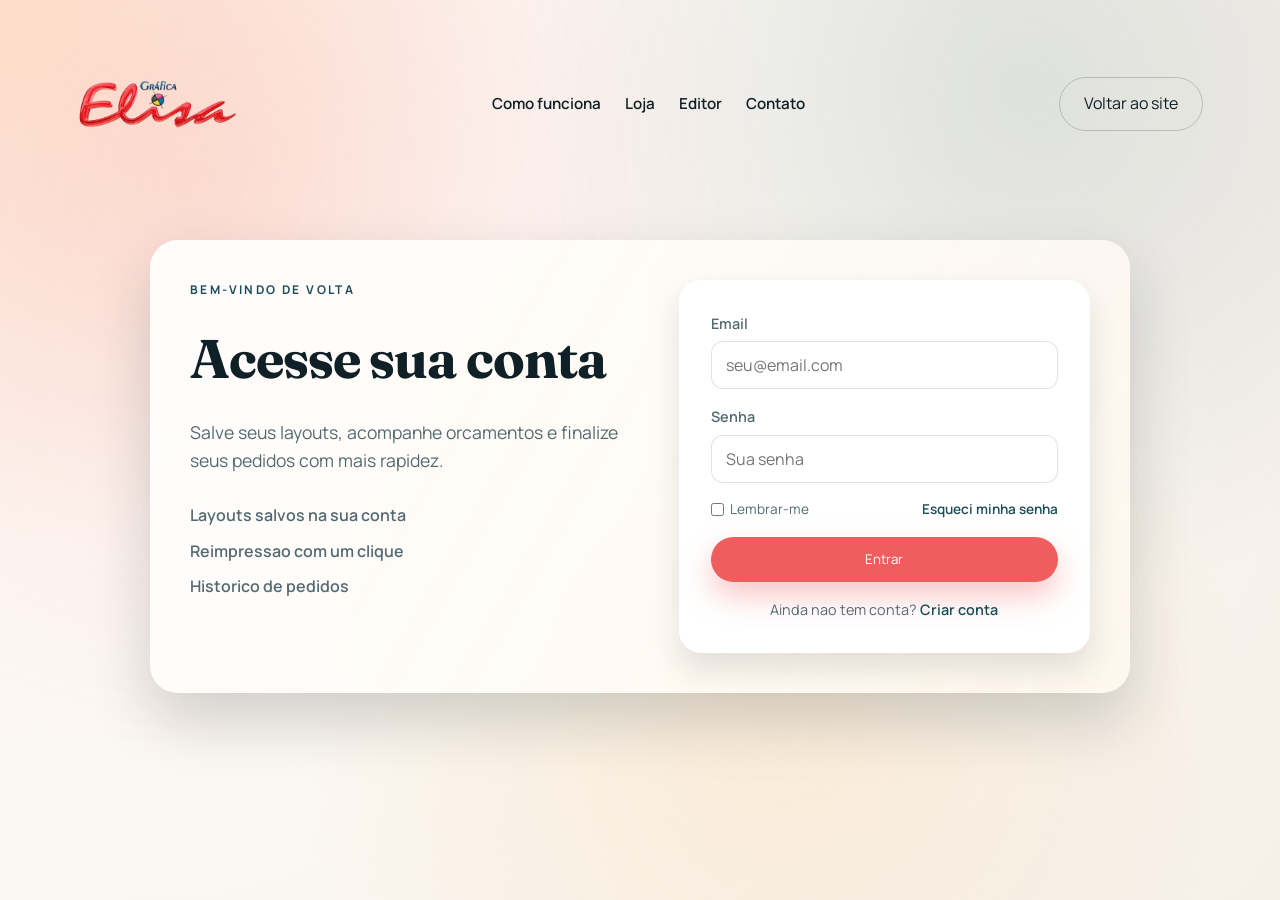
<file: login.html>
<!doctype html>
<html lang="pt-BR">
  <head>
    <meta charset="utf-8" />
    <meta name="viewport" content="width=device-width, initial-scale=1" />
    <title>Login | Gráfica Elisa</title>
    <link rel="stylesheet" href="styles.css" />
    <link rel="preconnect" href="https://fonts.googleapis.com" />
    <link rel="preconnect" href="https://fonts.gstatic.com" crossorigin />
    <link
      href="https://fonts.googleapis.com/css2?family=Fraunces:opsz,wght@9..144,400;9..144,600;9..144,700&family=Manrope:wght@300;400;600;700&display=swap"
      rel="stylesheet"
    />
  </head>
  <body class="auth-page">
    <div class="bg-blobs"></div>

    <header class="site-header">
      <div class="brand">
        <a href="index.html" class="logo-link">
          <img class="logo logo-main" src="logo.png" alt="Gráfica Elisa" />
        </a>
      </div>
      <nav class="site-nav">
        <a href="index.html#como-funciona">Como funciona</a>
        <a href="index.html#loja">Loja</a>
        <a href="index.html#editor">Editor</a>
        <a href="index.html#contato">Contato</a>
      </nav>
      <a class="ghost-btn" href="index.html">Voltar ao site</a>
    </header>

    <main class="auth-wrap">
      <section class="auth-card">
        <div class="auth-side">
          <p class="eyebrow">Bem-vindo de volta</p>
          <h1>Acesse sua conta</h1>
          <p class="lead">
            Salve seus layouts, acompanhe orcamentos e finalize seus pedidos com mais rapidez.
          </p>
          <ul class="auth-benefits">
            <li>Layouts salvos na sua conta</li>
            <li>Reimpressao com um clique</li>
            <li>Historico de pedidos</li>
          </ul>
        </div>

        <form class="auth-form">
          <label class="auth-field">
            <span>Email</span>
            <input type="email" name="email" placeholder="seu@email.com" required />
          </label>
          <label class="auth-field">
            <span>Senha</span>
            <input type="password" name="password" placeholder="Sua senha" required />
          </label>

          <div class="auth-actions">
            <label class="remember">
              <input type="checkbox" name="remember" />
              Lembrar-me
            </label>
            <a href="#" class="link">Esqueci minha senha</a>
          </div>

          <button class="primary-btn" type="submit">Entrar</button>

          <p class="auth-alt">
            Ainda nao tem conta? <a href="#" class="link">Criar conta</a>
          </p>
        </form>
      </section>
    </main>
  </body>
</html>
</file>
<file: styles.css>
:root {
  --ink: #102027;
  --muted: #546a72;
  --accent: #f05d5e;
  --accent-dark: #c13c3d;
  --teal: #1b4d56;
  --sand: #f6f0e9;
  --cream: #fdfaf6;
  --shadow: 0 20px 40px rgba(16, 32, 39, 0.15);
  --radius: 20px;
}

* {
  box-sizing: border-box;
  margin: 0;
  padding: 0;
}

body {
  font-family: "Manrope", "Trebuchet MS", sans-serif;
  color: var(--ink);
  background: radial-gradient(circle at top left, #ffe8d4 0%, #fdfaf6 35%, #f6f0e9 100%);
  min-height: 100vh;
  line-height: 1.6;
}

.bg-blobs {
  position: fixed;
  inset: 0;
  pointer-events: none;
  background:
    radial-gradient(circle at 15% 20%, rgba(240, 93, 94, 0.15), transparent 45%),
    radial-gradient(circle at 80% 10%, rgba(27, 77, 86, 0.12), transparent 40%),
    radial-gradient(circle at 60% 80%, rgba(255, 200, 124, 0.2), transparent 45%);
  z-index: -1;
  animation: drift 18s ease-in-out infinite alternate;
}

@keyframes drift {
  0% {
    filter: blur(0px);
  }
  100% {
    filter: blur(2px);
  }
}

h1,
h2,
h3 {
  font-family: "Fraunces", "Bodoni MT", serif;
  letter-spacing: -0.02em;
}

h1 {
  font-size: clamp(2.4rem, 3vw + 1rem, 3.6rem);
  margin-bottom: 1rem;
}

h2 {
  font-size: clamp(1.8rem, 1.5vw + 1rem, 2.6rem);
  margin-bottom: 1.2rem;
}

p {
  color: var(--muted);
}

a {
  text-decoration: none;
  color: inherit;
}

button {
  font-family: inherit;
  border: none;
  cursor: pointer;
  transition: transform 0.2s ease, box-shadow 0.2s ease;
}

.primary-btn,
.ghost-btn {
  display: inline-flex;
  align-items: center;
  justify-content: center;
  text-decoration: none;
}

.site-header {
  display: flex;
  align-items: center;
  justify-content: space-between;
  padding: 2rem 6vw 1rem;
  gap: 1.5rem;
  flex-wrap: wrap;
}

.brand {
  display: flex;
  align-items: center;
  gap: 1rem;
}

.logo {
  object-fit: contain;
}

.logo-main {
  width: 160px;
  height: 160px;
}

.footer-logo {
  width: 120px;
  height: 120px;
  object-fit: contain;
  margin-bottom: 1rem;
}

.brand-name {
  font-weight: 700;
  color: var(--ink);
}

.brand-tag {
  font-size: 0.85rem;
}

.site-nav {
  display: flex;
  gap: 1.5rem;
  flex-wrap: wrap;
  font-weight: 600;
}

.primary-btn {
  background: var(--accent);
  color: #fff;
  padding: 0.85rem 1.6rem;
  border-radius: 999px;
  box-shadow: 0 14px 30px rgba(240, 93, 94, 0.35);
}

.primary-btn:hover {
  transform: translateY(-2px);
  box-shadow: 0 18px 36px rgba(240, 93, 94, 0.4);
}

.ghost-btn {
  background: transparent;
  border: 1px solid rgba(16, 32, 39, 0.2);
  color: var(--ink);
  padding: 0.8rem 1.5rem;
  border-radius: 999px;
}

.small {
  padding: 0.6rem 1.2rem;
  font-size: 0.9rem;
}

.hero {
  display: grid;
  grid-template-columns: repeat(auto-fit, minmax(280px, 1fr));
  gap: 2rem;
  padding: 2rem 6vw 4rem;
  align-items: center;
}

.eyebrow {
  text-transform: uppercase;
  letter-spacing: 0.2em;
  font-size: 0.75rem;
  color: var(--teal);
  font-weight: 700;
  margin-bottom: 1rem;
}

.lead {
  font-size: 1.1rem;
  margin-bottom: 1.8rem;
}

.hero-actions {
  display: flex;
  gap: 1rem;
  flex-wrap: wrap;
  margin-bottom: 2rem;
}

.hero-note {
  display: flex;
  gap: 1rem;
  flex-wrap: wrap;
  font-size: 0.9rem;
  color: var(--muted);
}

.hero-visual {
  display: grid;
  place-items: center;
  gap: 1.5rem;
}

.mock-card {
  background: #fff;
  border-radius: var(--radius);
  box-shadow: var(--shadow);
  width: min(340px, 80vw);
  overflow: hidden;
}

.mock-top {
  height: 80px;
  background: linear-gradient(120deg, var(--teal), #3f7a84);
}

.mock-body {
  padding: 1.5rem;
}

.mock-body p {
  font-weight: 600;
  color: var(--ink);
  margin-bottom: 0.5rem;
}

.mock-stack {
  display: flex;
  gap: 0.6rem;
}

.mock-stack div {
  width: 60px;
  height: 80px;
  border-radius: 12px;
  background: #fff;
  box-shadow: 0 10px 20px rgba(16, 32, 39, 0.12);
}

.section {
  padding: 3.5rem 6vw;
}

.steps,
.choice-grid,
.note-grid,
.faq-grid {
  display: grid;
  grid-template-columns: repeat(auto-fit, minmax(220px, 1fr));
  gap: 1.5rem;
}

.steps article,
.choice-grid article,
.note-grid article,
.faq-grid article {
  background: var(--cream);
  border-radius: var(--radius);
  padding: 1.5rem;
  box-shadow: 0 12px 20px rgba(16, 32, 39, 0.08);
}

.highlight {
  background: linear-gradient(120deg, rgba(240, 93, 94, 0.12), rgba(27, 77, 86, 0.1));
}

.choice-grid button {
  margin-top: 1rem;
}

.section-head {
  display: flex;
  justify-content: space-between;
  align-items: flex-start;
  gap: 2rem;
  flex-wrap: wrap;
  margin-bottom: 2rem;
}

.badge {
  background: var(--teal);
  color: #fff;
  padding: 0.4rem 1rem;
  border-radius: 999px;
  font-size: 0.85rem;
}

.product-grid {
  display: grid;
  grid-template-columns: repeat(auto-fit, minmax(220px, 1fr));
  gap: 1.2rem;
}

.product-card {
  text-align: left;
  background: #fff;
  padding: 1.6rem;
  border-radius: var(--radius);
  box-shadow: 0 10px 20px rgba(16, 32, 39, 0.1);
  transition: transform 0.2s ease, box-shadow 0.2s ease;
}

.product-card:hover {
  transform: translateY(-4px);
  box-shadow: 0 16px 30px rgba(16, 32, 39, 0.15);
}

.product-card span {
  display: block;
  margin-top: 0.5rem;
  font-size: 0.9rem;
  color: var(--muted);
}

.editor-section {
  background: #fef7f0;
}

.color-warning {
  background: #fff3e0;
  border: 1px solid #f7caa2;
  padding: 1rem 1.4rem;
  border-radius: 16px;
  max-width: 320px;
  font-size: 0.9rem;
  color: #6b3a2a;
}

.editor-shell {
  display: grid;
  grid-template-columns: minmax(220px, 1fr) minmax(320px, 2fr) minmax(220px, 1fr);
  gap: 1.5rem;
  align-items: start;
}

.editor-panel {
  background: #fff;
  border-radius: var(--radius);
  padding: 1.4rem;
  box-shadow: 0 12px 24px rgba(16, 32, 39, 0.08);
}

.editor-panel h3 {
  margin-bottom: 1rem;
}

.panel-btn {
  display: block;
  width: 100%;
  text-align: left;
  padding: 0.7rem 1rem;
  border-radius: 12px;
  background: rgba(27, 77, 86, 0.08);
  color: var(--teal);
  margin-bottom: 0.8rem;
  font-weight: 600;
}

.file-btn input {
  display: none;
}

.panel-group {
  margin-bottom: 1rem;
  display: grid;
  gap: 0.4rem;
  font-size: 0.9rem;
}

.panel-actions {
  display: flex;
  flex-direction: column;
  gap: 0.6rem;
}

.artboard-wrap {
  display: grid;
  gap: 1rem;
  justify-items: center;
}

.artboard-meta {
  width: 100%;
  display: flex;
  justify-content: space-between;
  font-size: 0.9rem;
  color: var(--muted);
}

.artboard {
  width: 420px;
  height: 240px;
  background: #fff;
  border-radius: 18px;
  position: relative;
  box-shadow: var(--shadow);
  overflow: hidden;
  touch-action: none;
  --bleed: 12px;
  --safe: 22px;
}

.artboard.exporting .bleed-box,
.artboard.exporting .safe-box,
.artboard.exporting .resize-handle,
.artboard.exporting .layer.selected {
  opacity: 0;
}

.bleed-box,
.safe-box {
  position: absolute;
  border-radius: 12px;
  pointer-events: none;
}

.bleed-box {
  top: var(--bleed);
  left: var(--bleed);
  right: var(--bleed);
  bottom: var(--bleed);
  border: 1px dashed rgba(240, 93, 94, 0.6);
}

.safe-box {
  top: var(--safe);
  left: var(--safe);
  right: var(--safe);
  bottom: var(--safe);
  border: 1px dashed rgba(27, 77, 86, 0.5);
}

.layer {
  position: absolute;
  min-width: 40px;
  min-height: 20px;
  user-select: none;
  cursor: move;
}

.layer.text-layer {
  padding: 0.2rem 0.4rem;
  font-weight: 600;
  color: var(--ink);
  outline: none;
  cursor: move;
  user-select: none;
}

.layer.text-layer.editing {
  cursor: text;
  user-select: text;
}

.layer.shape-layer {
  border-radius: 10px;
}

.layer.image-layer img {
  width: 100%;
  height: 100%;
  object-fit: cover;
  border-radius: 10px;
}

.layer.selected {
  outline: 2px solid var(--accent);
  outline-offset: 2px;
}

.resize-handle {
  width: 10px;
  height: 10px;
  background: #fff;
  border: 2px solid var(--accent);
  border-radius: 50%;
  position: absolute;
  z-index: 2;
}

.handle-nw { top: -6px; left: -6px; cursor: nwse-resize; }
.handle-ne { top: -6px; right: -6px; cursor: nesw-resize; }
.handle-sw { bottom: -6px; left: -6px; cursor: nesw-resize; }
.handle-se { bottom: -6px; right: -6px; cursor: nwse-resize; }

.layers-list {
  list-style: none;
  display: grid;
  gap: 0.6rem;
}

.layers-list li {
  background: rgba(27, 77, 86, 0.06);
  border-radius: 12px;
  padding: 0.6rem 0.8rem;
  display: flex;
  align-items: center;
  justify-content: space-between;
  gap: 0.8rem;
  font-size: 0.9rem;
}

.layer-actions {
  display: flex;
  gap: 0.4rem;
}

.layer-actions button {
  background: #fff;
  border-radius: 8px;
  padding: 0.2rem 0.4rem;
  font-size: 0.8rem;
  border: 1px solid rgba(16, 32, 39, 0.1);
}

.layers-hint {
  margin-top: 1rem;
  font-size: 0.85rem;
}

.artboard-actions {
  display: flex;
  gap: 1rem;
}

.note-section {
  background: #fff;
}

.mobile-warning {
  display: flex;
  align-items: center;
  justify-content: space-between;
  gap: 1rem;
  background: #fff3e0;
  border: 1px solid #f7caa2;
  padding: 1rem 1.2rem;
  border-radius: 16px;
  color: #6b3a2a;
  margin-bottom: 1.5rem;
}

.mobile-warning.hidden {
  display: none;
}

.editor-locked .editor-shell {
  opacity: 0.6;
  pointer-events: none;
  filter: grayscale(0.2);
}

.site-footer {
  padding: 3rem 6vw;
  background: #1b2b33;
  color: #fff;
  display: grid;
  grid-template-columns: repeat(auto-fit, minmax(220px, 1fr));
  gap: 1.5rem;
}

.site-footer p,
.site-footer strong {
  color: #e3edf1;
}

.footer-cta {
  display: flex;
  align-items: flex-start;
}

.reveal {
  opacity: 0;
  transform: translateY(30px);
  transition: opacity 0.6s ease, transform 0.6s ease;
}

.reveal.in-view {
  opacity: 1;
  transform: translateY(0);
}

@media (max-width: 980px) {
  .editor-shell {
    grid-template-columns: 1fr;
  }

  .artboard {
    width: min(90vw, 480px);
  }

  .site-header {
    justify-content: center;
  }

  .site-nav {
    justify-content: center;
  }
}

@media (max-width: 680px) {
  .site-header {
    flex-direction: column;
  }

  .artboard-meta {
    flex-direction: column;
    gap: 0.4rem;
  }

  .hero-actions,
  .hero-note {
    flex-direction: column;
    align-items: flex-start;
  }
}

/* Auth page */
.auth-page .site-header {
  padding: 1.5rem 6vw;
}

.auth-page .site-nav a {
  font-size: 0.95rem;
}

.logo-link {
  display: inline-flex;
  align-items: center;
}

.auth-wrap {
  display: grid;
  place-items: center;
  padding: 2rem 6vw 4rem;
}

.auth-card {
  width: min(980px, 92vw);
  display: grid;
  grid-template-columns: minmax(240px, 1fr) minmax(260px, 0.9fr);
  gap: 2rem;
  padding: 2.5rem;
  border-radius: 28px;
  background: linear-gradient(120deg, rgba(255, 255, 255, 0.92), rgba(255, 248, 238, 0.86));
  box-shadow: 0 28px 60px rgba(16, 32, 39, 0.18);
  backdrop-filter: blur(6px);
}

.auth-side {
  padding-right: 1rem;
}

.auth-side h1 {
  margin-bottom: 1rem;
}

.auth-benefits {
  margin-top: 1.5rem;
  list-style: none;
  display: grid;
  gap: 0.6rem;
  color: var(--muted);
  font-weight: 600;
}

.auth-benefits li {
  display: flex;
  align-items: center;
  gap: 0.6rem;
}

.auth-benefits li::before {
  content: \"•\";
  color: var(--accent);
  font-size: 1.2rem;
}

.auth-form {
  display: grid;
  gap: 1rem;
  background: #fff;
  border-radius: 22px;
  padding: 2rem;
  box-shadow: 0 16px 30px rgba(16, 32, 39, 0.12);
}

.auth-field {
  display: grid;
  gap: 0.4rem;
  font-size: 0.9rem;
  color: var(--muted);
  font-weight: 600;
}

.auth-field input {
  padding: 0.75rem 0.9rem;
  border-radius: 12px;
  border: 1px solid rgba(16, 32, 39, 0.12);
  font-size: 1rem;
  font-family: inherit;
  outline: none;
  transition: border 0.2s ease, box-shadow 0.2s ease;
}

.auth-field input:focus {
  border-color: rgba(240, 93, 94, 0.6);
  box-shadow: 0 0 0 3px rgba(240, 93, 94, 0.15);
}

.auth-actions {
  display: flex;
  justify-content: space-between;
  align-items: center;
  gap: 0.8rem;
  font-size: 0.85rem;
}

.remember {
  display: inline-flex;
  align-items: center;
  gap: 0.4rem;
  color: var(--muted);
}

.link {
  color: var(--teal);
  font-weight: 600;
}

.auth-alt {
  font-size: 0.9rem;
  color: var(--muted);
  text-align: center;
}

@media (max-width: 900px) {
  .auth-card {
    grid-template-columns: 1fr;
  }

  .auth-side {
    padding-right: 0;
  }
}
</file>
